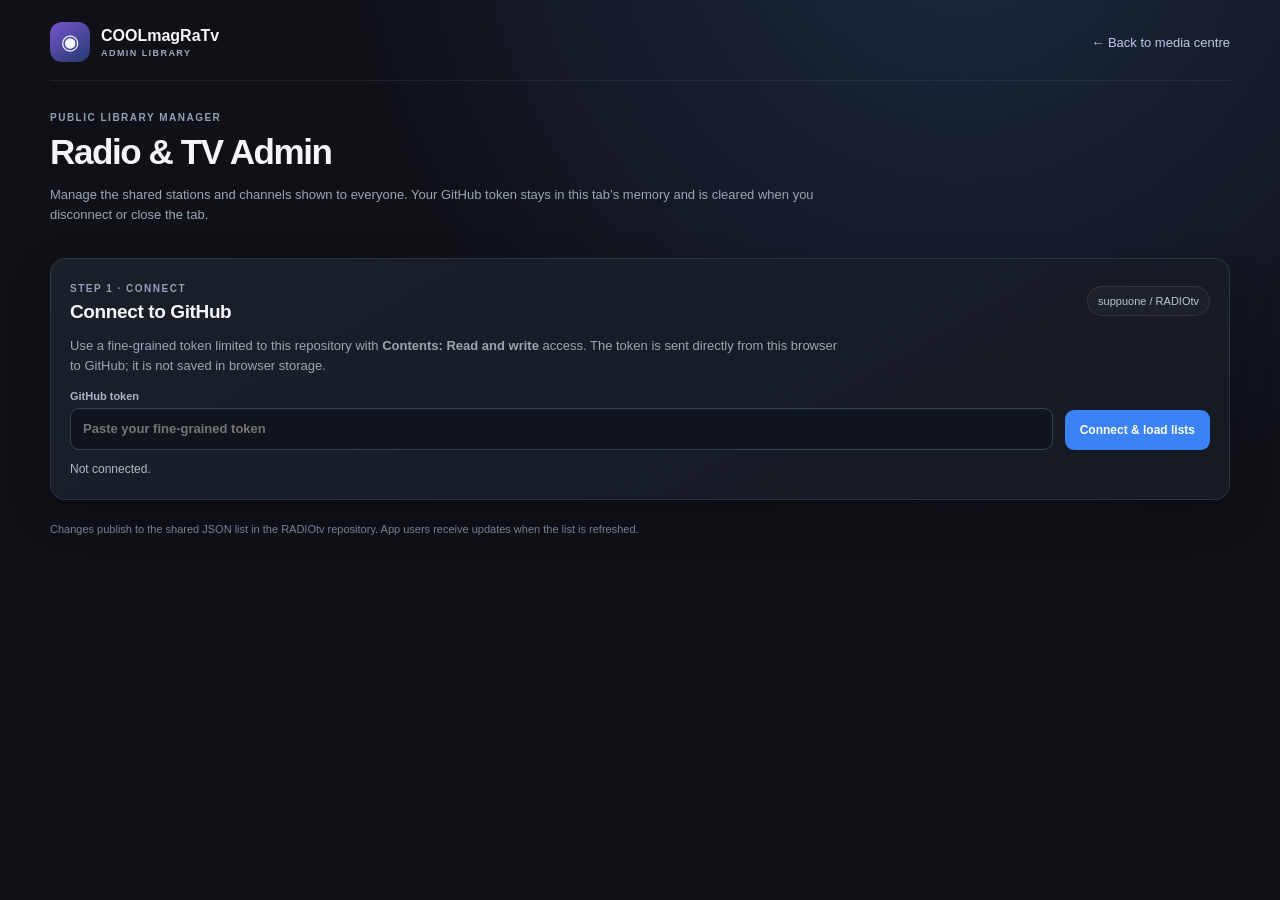
<file: admin.html>
<!doctype html>
<html lang="en">
<head>
  <meta charset="utf-8">
  <meta name="viewport" content="width=device-width, initial-scale=1">
  <meta name="theme-color" content="#0f1117">
  <meta name="robots" content="noindex,nofollow">
  <title>COOLmagRaTv · Admin Library</title>
  <link rel="stylesheet" href="admin.css?v=1.0.0">
  <script defer src="admin.js?v=1.0.0"></script>
</head>
<body>
  <main class="admin-shell">
    <header class="topbar">
      <a class="brand" href="./" aria-label="Back to COOLmagRaTv"><span class="brand-mark">◉</span><span><b>COOLmagRaTv</b><small>ADMIN LIBRARY</small></span></a>
      <a class="back-link" href="./">← Back to media centre</a>
    </header>

    <section class="intro-card">
      <span class="eyebrow">PUBLIC LIBRARY MANAGER</span>
      <h1>Radio &amp; TV Admin</h1>
      <p>Manage the shared stations and channels shown to everyone. Your GitHub token stays in this tab’s memory and is cleared when you disconnect or close the tab.</p>
    </section>

    <section class="connect-card" aria-labelledby="connect-heading">
      <div class="section-title"><div><span class="eyebrow">STEP 1 · CONNECT</span><h2 id="connect-heading">Connect to GitHub</h2></div><span class="repo-pill">suppuone / RADIOtv</span></div>
      <p class="help">Use a fine-grained token limited to this repository with <b>Contents: Read and write</b> access. The token is sent directly from this browser to GitHub; it is not saved in browser storage.</p>
      <div class="connect-row"><label class="field token-field"><span>GitHub token</span><input id="token" type="password" autocomplete="off" spellcheck="false" placeholder="Paste your fine-grained token"></label><button class="button primary" id="connect" type="button">Connect &amp; load lists</button></div>
      <p class="status" id="status" role="status" aria-live="polite">Not connected.</p>
    </section>

    <section class="workspace" id="workspace" hidden>
      <div class="workspace-heading"><div><span class="eyebrow">STEP 2 · MANAGE</span><h2>Shared content</h2></div><div class="session-actions"><span class="connected-pill"><i></i> Connected for this tab</span><button class="button ghost" id="disconnect" type="button">Disconnect</button></div></div>

      <div class="media-tabs" role="tablist" aria-label="Choose shared list">
        <button class="media-tab active" id="radio-tab" type="button" role="tab" aria-selected="true"><span aria-hidden="true">♫</span> Radio stations <b id="radio-count">0</b></button>
        <button class="media-tab" id="tv-tab" type="button" role="tab" aria-selected="false"><span aria-hidden="true">▣</span> TV channels <b id="tv-count">0</b></button>
      </div>

      <section class="add-card" aria-labelledby="add-heading">
        <div class="section-title"><div><span class="eyebrow">ADD TO SHARED LIST</span><h3 id="add-heading">Add radio station</h3></div></div>
        <div class="form-grid">
          <label class="field"><span id="name-label">Station name</span><input id="new-name" type="text" placeholder="Station name"></label>
          <label class="field"><span>Stream URL</span><input id="new-url" type="url" placeholder="https://…"></label>
          <label class="field"><span id="country-label">Country</span><input id="new-country" type="text" placeholder="Country"></label>
          <label class="field"><span id="category-label">Genre / tags</span><input id="new-category" type="text" placeholder="Music, News, Talk"></label>
          <label class="field"><span>Logo image URL</span><input id="new-logo" type="url" placeholder="https://… (optional)"></label>
        </div>
        <button class="button ghost" id="add-item" type="button">＋ Add station</button>
      </section>

      <section class="list-card" aria-labelledby="list-heading">
        <div class="list-heading"><div><span class="eyebrow">EDIT · ADD · REMOVE</span><h3 id="list-heading">Radio stations</h3></div><span id="visible-count" class="item-count">0 items</span></div>
        <div class="list-tools"><label class="field search-field"><span>Search name, country, category, URL or logo</span><input id="search" type="search" placeholder="Search this shared list…"></label><div class="tool-buttons"><button class="button ghost" id="import-browser" type="button">Import this browser</button><button class="button ghost" id="import-json" type="button">Import JSON</button><input id="json-file" type="file" accept=".json,application/json" hidden><button class="button ghost" id="export-json" type="button">Download backup</button></div></div>
        <p class="help compact">Edit fields directly in each card. Changes stay as a draft in this tab until you publish. Importing JSON merges entries; it does not delete existing entries.</p>
        <div class="item-list" id="item-list"></div>
      </section>

      <footer class="publish-bar"><div><b id="draft-label">No unpublished changes</b><small id="publish-note">Choose a list, make changes, then publish to GitHub.</small></div><button class="button primary publish-button" id="publish" type="button" disabled>Publish shared list</button></footer>
    </section>

    <footer class="page-footer">Changes publish to the shared JSON list in the RADIOtv repository. App users receive updates when the list is refreshed.</footer>
  </main>
</body>
</html>
</file>
<file: admin.css>
:root{color-scheme:dark;--bg:#0f1117;--panel:#171c25;--panel2:#1d2530;--line:#2b3543;--text:#f4f6fb;--muted:#9aa5b5;--blue:#3b82f6;--green:#00d889;--gold:#d9b567;--red:#f87171;font-family:Inter,"Segoe UI",Arial,sans-serif}*{box-sizing:border-box}body{margin:0;min-height:100vh;background:radial-gradient(ellipse at 75% -15%,#1d2a41 0,transparent 46%),var(--bg);color:var(--text)}button,input{font:inherit}.admin-shell{width:min(1180px,100% - 36px);margin:0 auto;padding:18px 0 36px}.topbar,.brand,.back-link,.section-title,.workspace-heading,.session-actions,.list-heading,.list-tools,.tool-buttons,.publish-bar{display:flex;align-items:center}.topbar{justify-content:space-between;gap:16px;padding:4px 0 18px;border-bottom:1px solid #ffffff12}.brand{gap:11px;color:var(--text);text-decoration:none}.brand-mark{display:grid;place-items:center;width:40px;height:40px;border-radius:12px;background:linear-gradient(145deg,#7754ce,#233a6d);font-size:21px}.brand b,.brand small{display:block}.brand b{font-size:16px}.brand small{margin-top:3px;color:#9ca8bb;font-size:9px;font-weight:800;letter-spacing:.16em}.back-link{color:#b9cae9;font-size:13px;text-decoration:none}.back-link:hover{color:#fff}.intro-card{padding:26px 0 20px}.eyebrow{color:#91a0b8;font-size:10px;font-weight:800;letter-spacing:.15em}.intro-card h1{margin:7px 0;font-size:clamp(25px,4vw,35px);letter-spacing:-.04em}.intro-card p,.help{max-width:780px;color:var(--muted);font-size:13px;line-height:1.55}.connect-card,.add-card,.list-card{padding:19px;border:1px solid var(--line);border-radius:15px;background:linear-gradient(150deg,#1a202a,#141922);box-shadow:0 15px 42px #0003}.section-title{justify-content:space-between;gap:14px}.section-title h2,.section-title h3,.workspace-heading h2,.list-heading h3{margin:5px 0 0;font-size:19px;letter-spacing:-.02em}.repo-pill,.connected-pill{padding:8px 10px;border:1px solid #ffffff15;border-radius:999px;background:#ffffff08;color:#bbc5d4;font-size:11px;white-space:nowrap}.connect-row{display:flex;align-items:end;gap:12px}.field{display:flex;min-width:0;flex-direction:column;gap:6px;color:#aab5c5;font-size:11px;font-weight:700}.field input{width:100%;height:42px;min-width:0;padding:0 12px;border:1px solid #354152;border-radius:9px;outline:none;background:#0f141d;color:var(--text);font-size:13px}.field input:focus{border-color:#5895ff;box-shadow:0 0 0 3px #3b82f622}.token-field{flex:1}.button{min-height:40px;padding:0 14px;border:1px solid #ffffff18;border-radius:9px;background:#232c39;color:#e9eef7;font-size:12px;font-weight:800;cursor:pointer;transition:.16s}.button:hover:not(:disabled){transform:translateY(-1px);border-color:#ffffff40;background:#2a3646}.button:disabled{opacity:.45;cursor:not-allowed}.button.primary{border-color:transparent;background:var(--blue);color:#fff}.button.primary:hover:not(:disabled){background:#2b70db}.status{min-height:18px;margin:12px 0 0;color:#aeb9c9;font-size:12px}.status.error{color:#ff9a9a}.status.success{color:#65e8b5}[hidden]{display:none!important}.workspace{margin-top:26px}.workspace-heading{justify-content:space-between;gap:14px;margin-bottom:14px}.session-actions{gap:10px}.connected-pill{display:inline-flex;align-items:center;gap:7px;color:#75e9bb}.connected-pill i{width:7px;height:7px;border-radius:50%;background:#00d889;box-shadow:0 0 9px #00d889}.media-tabs{display:grid;grid-template-columns:repeat(2,minmax(0,1fr));gap:10px;margin-bottom:14px}.media-tab{min-height:54px;display:flex;align-items:center;justify-content:center;gap:10px;border:1px solid var(--line);border-radius:11px;background:#171d27;color:#b5c0d0;font-weight:800;cursor:pointer}.media-tab>span{font-size:20px}.media-tab b{min-width:25px;padding:4px 7px;border-radius:999px;background:#ffffff12;font-size:11px}.media-tab.active{border-color:#4d8cff;background:#1e3150;color:#fff}.media-tab:first-child.active>span{color:var(--green)}.media-tab:last-child.active>span{color:#68a5ff}.add-card{margin-bottom:14px}.form-grid{display:grid;grid-template-columns:repeat(3,minmax(0,1fr));gap:11px;margin:15px 0}.list-card{min-width:0}.list-heading{justify-content:space-between;gap:12px;margin-bottom:14px}.list-heading h3{font-size:18px}.item-count{color:var(--muted);font-size:12px}.list-tools{align-items:end;gap:12px}.search-field{flex:1}.tool-buttons{gap:8px}.help.compact{margin:10px 0 13px;font-size:11px}.item-list{display:grid;gap:9px;max-height:63vh;overflow:auto;padding:2px 5px 2px 0;scrollbar-color:#455164 transparent;scrollbar-width:thin}.item-row{display:grid;grid-template-columns:repeat(2,minmax(0,1fr));gap:10px;padding:13px;border:1px solid #303b4a;border-radius:11px;background:#111720}.item-row-head{grid-column:1/-1;display:flex;align-items:center;justify-content:space-between;gap:10px}.item-row-head strong{min-width:0;overflow:hidden;color:#cbd6e6;font-size:11px;text-overflow:ellipsis;white-space:nowrap}.item-row .field input{height:37px;font-size:12px}.item-row .field.url-field{grid-column:1/-1}.item-row .field.logo-field{grid-column:1/-1}.remove-button{min-height:31px;padding:0 11px;border:1px solid #713942;border-radius:8px;background:#81273325;color:#ffadb4;font-size:11px;font-weight:800;cursor:pointer}.remove-button:hover{background:#9d2a3a66}.empty-state{padding:30px 15px;border:1px dashed #3a4657;border-radius:10px;color:#a7b2c2;text-align:center;font-size:13px}.publish-bar{position:sticky;bottom:12px;justify-content:space-between;gap:16px;margin-top:15px;padding:13px 15px;border:1px solid #ffffff1b;border-radius:13px;background:#111721ed;box-shadow:0 15px 40px #0008;backdrop-filter:blur(16px)}.publish-bar b,.publish-bar small{display:block}.publish-bar b{font-size:12px}.publish-bar small{margin-top:4px;color:var(--muted);font-size:10px}.publish-button{min-width:180px;min-height:44px}.page-footer{padding:21px 0 0;color:#758196;font-size:11px;line-height:1.5}@media(max-width:740px){.admin-shell{width:calc(100% - 24px);padding-top:10px}.connect-card,.add-card,.list-card{padding:14px}.form-grid{grid-template-columns:repeat(2,minmax(0,1fr))}.list-tools{align-items:stretch;flex-direction:column}.tool-buttons{display:grid;grid-template-columns:1fr 1fr}.workspace-heading{align-items:flex-start;flex-direction:column}.session-actions{width:100%;justify-content:space-between}.item-list{max-height:none;overflow:visible}.publish-bar{bottom:8px}.publish-button{min-width:0}.repo-pill{font-size:9px}}@media(max-width:480px){.topbar{align-items:flex-start}.back-link{font-size:11px}.intro-card{padding:21px 0 15px}.connect-row{align-items:stretch;flex-direction:column}.connect-row .button{width:100%}.form-grid{grid-template-columns:1fr}.media-tab{gap:7px;font-size:12px}.item-row{grid-template-columns:1fr}.item-row .field.url-field,.item-row .field.logo-field{grid-column:auto}.publish-bar{align-items:stretch;flex-direction:column}.publish-button{width:100%}.session-actions{align-items:flex-start;flex-direction:column}.repo-pill{white-space:normal}}
@media(max-width:740px){.tool-buttons{display:grid;grid-template-columns:repeat(3,minmax(0,1fr))}}@media(max-width:480px){.tool-buttons{grid-template-columns:1fr}}
</file>
